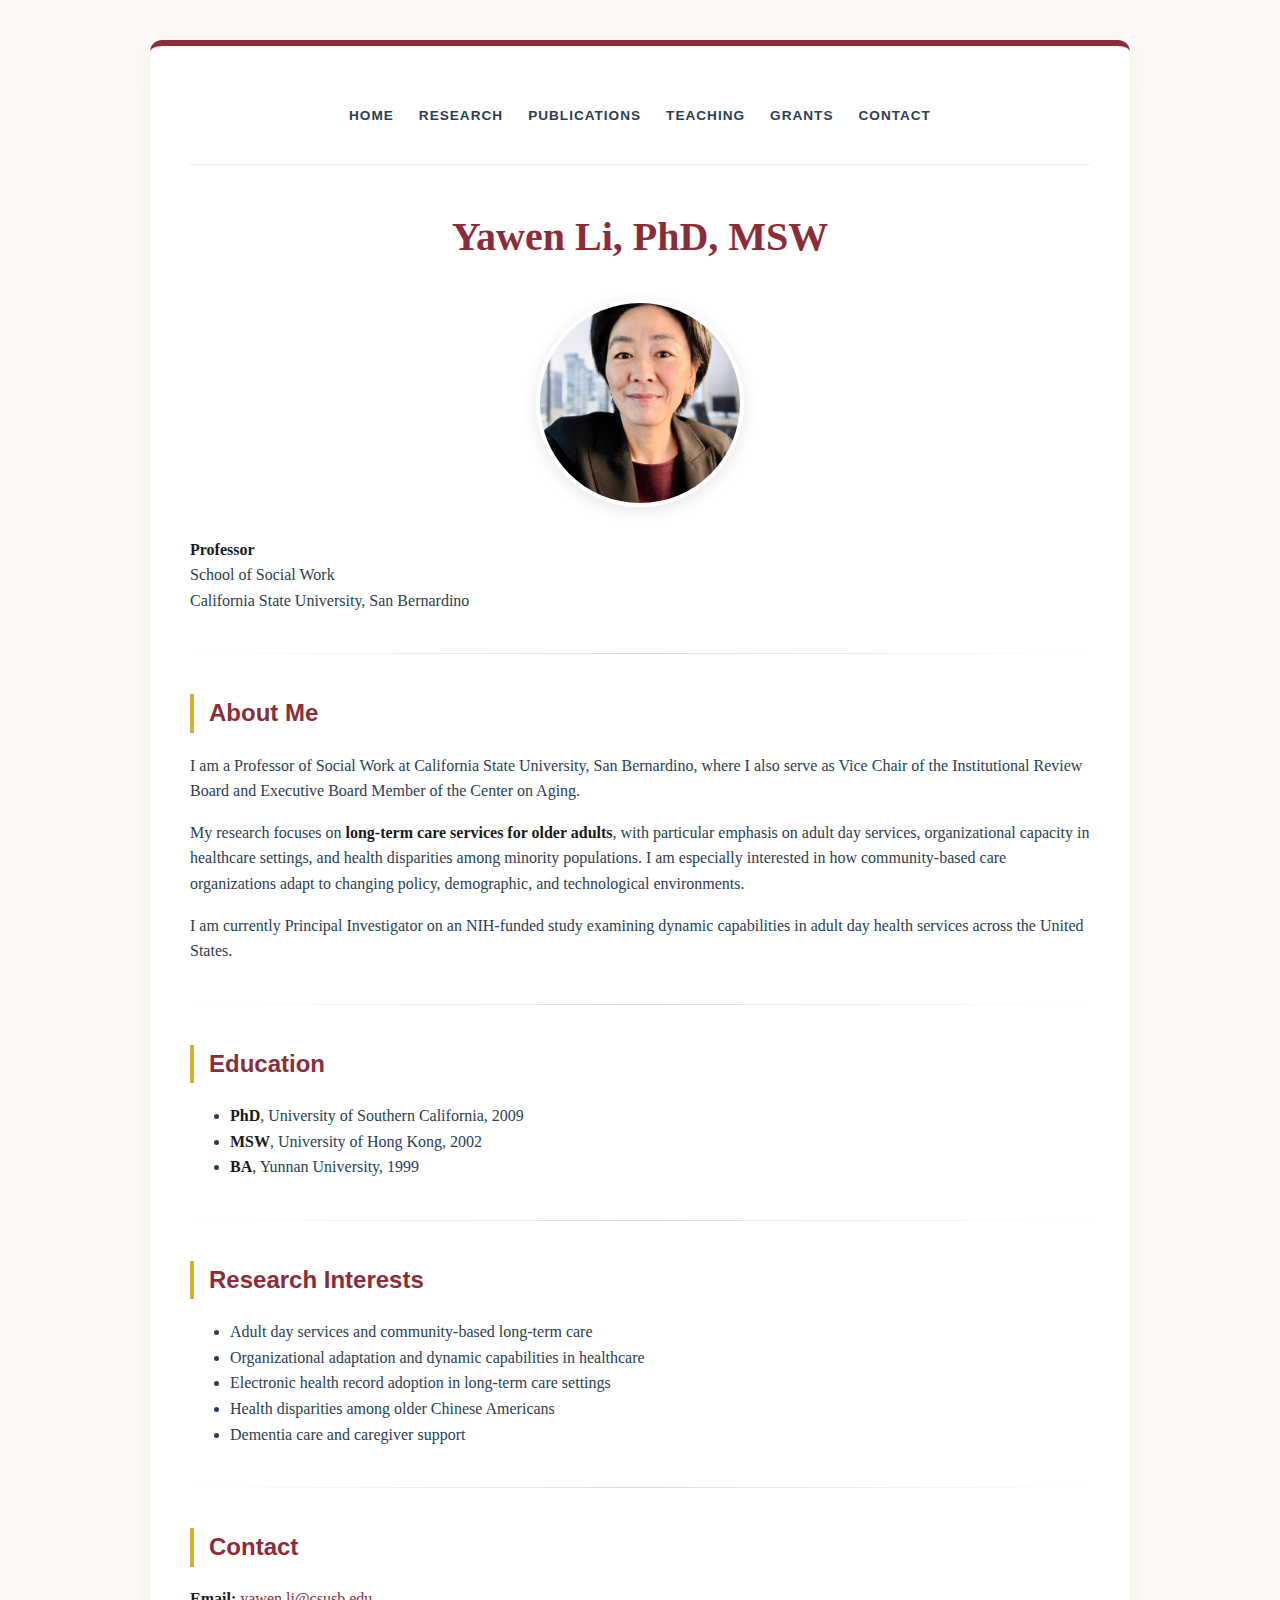
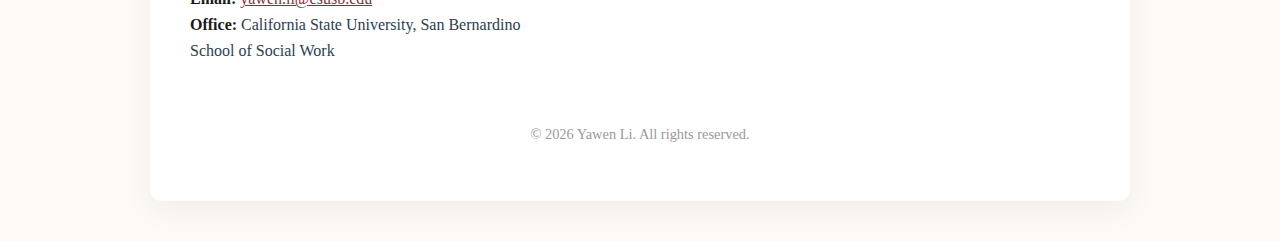
<file: index.html>
<!DOCTYPE html>
<html lang="en">
<head>
  <meta charset="UTF-8">
  <meta name="viewport" content="width=device-width, initial-scale=1.0">
  <title>Yawen Li, PhD, MSW</title>
  <link rel="stylesheet" href="styles.css">
</head>
<body>
  <div class="container">
    <nav>
      <ul>
        <li><a href="index.html">Home</a></li>
        <li><a href="research.html">Research</a></li>
        <li><a href="publications.html">Publications</a></li>
        <li><a href="teaching.html">Teaching</a></li>
        <li><a href="grants.html">Grants</a></li>
        <li><a href="contact.html">Contact</a></li>
      </ul>
    </nav>

    <h1>Yawen Li, PhD, MSW</h1>
    
    <img src="profile.jpg" alt="Yawen Li" class="profile">
    
    <p><strong>Professor</strong><br>
    School of Social Work<br>
    California State University, San Bernardino</p>

    <hr>

    <h2>About Me</h2>
    
    <p>I am a Professor of Social Work at California State University, San Bernardino, where I also serve as Vice Chair of the Institutional Review Board and Executive Board Member of the Center on Aging.</p>
    
    <p>My research focuses on <strong>long-term care services for older adults</strong>, with particular emphasis on adult day services, organizational capacity in healthcare settings, and health disparities among minority populations. I am especially interested in how community-based care organizations adapt to changing policy, demographic, and technological environments.</p>
    
    <p>I am currently Principal Investigator on an NIH-funded study examining dynamic capabilities in adult day health services across the United States.</p>

    <hr>

    <h2>Education</h2>
    
    <ul>
      <li><strong>PhD</strong>, University of Southern California, 2009</li>
      <li><strong>MSW</strong>, University of Hong Kong, 2002</li>
      <li><strong>BA</strong>, Yunnan University, 1999</li>
    </ul>

    <hr>

    <h2>Research Interests</h2>
    
    <ul>
      <li>Adult day services and community-based long-term care</li>
      <li>Organizational adaptation and dynamic capabilities in healthcare</li>
      <li>Electronic health record adoption in long-term care settings</li>
      <li>Health disparities among older Chinese Americans</li>
      <li>Dementia care and caregiver support</li>
    </ul>

    <hr>

    <h2>Contact</h2>
    
    <p><strong>Email:</strong> <a href="mailto:yawen.li@csusb.edu">yawen.li@csusb.edu</a><br>
    <strong>Office:</strong> California State University, San Bernardino<br>
    School of Social Work</p>

    <footer>
      <p>&copy; 2026 Yawen Li. All rights reserved.</p>
    </footer>
  </div>
</body>
</html>
</file>
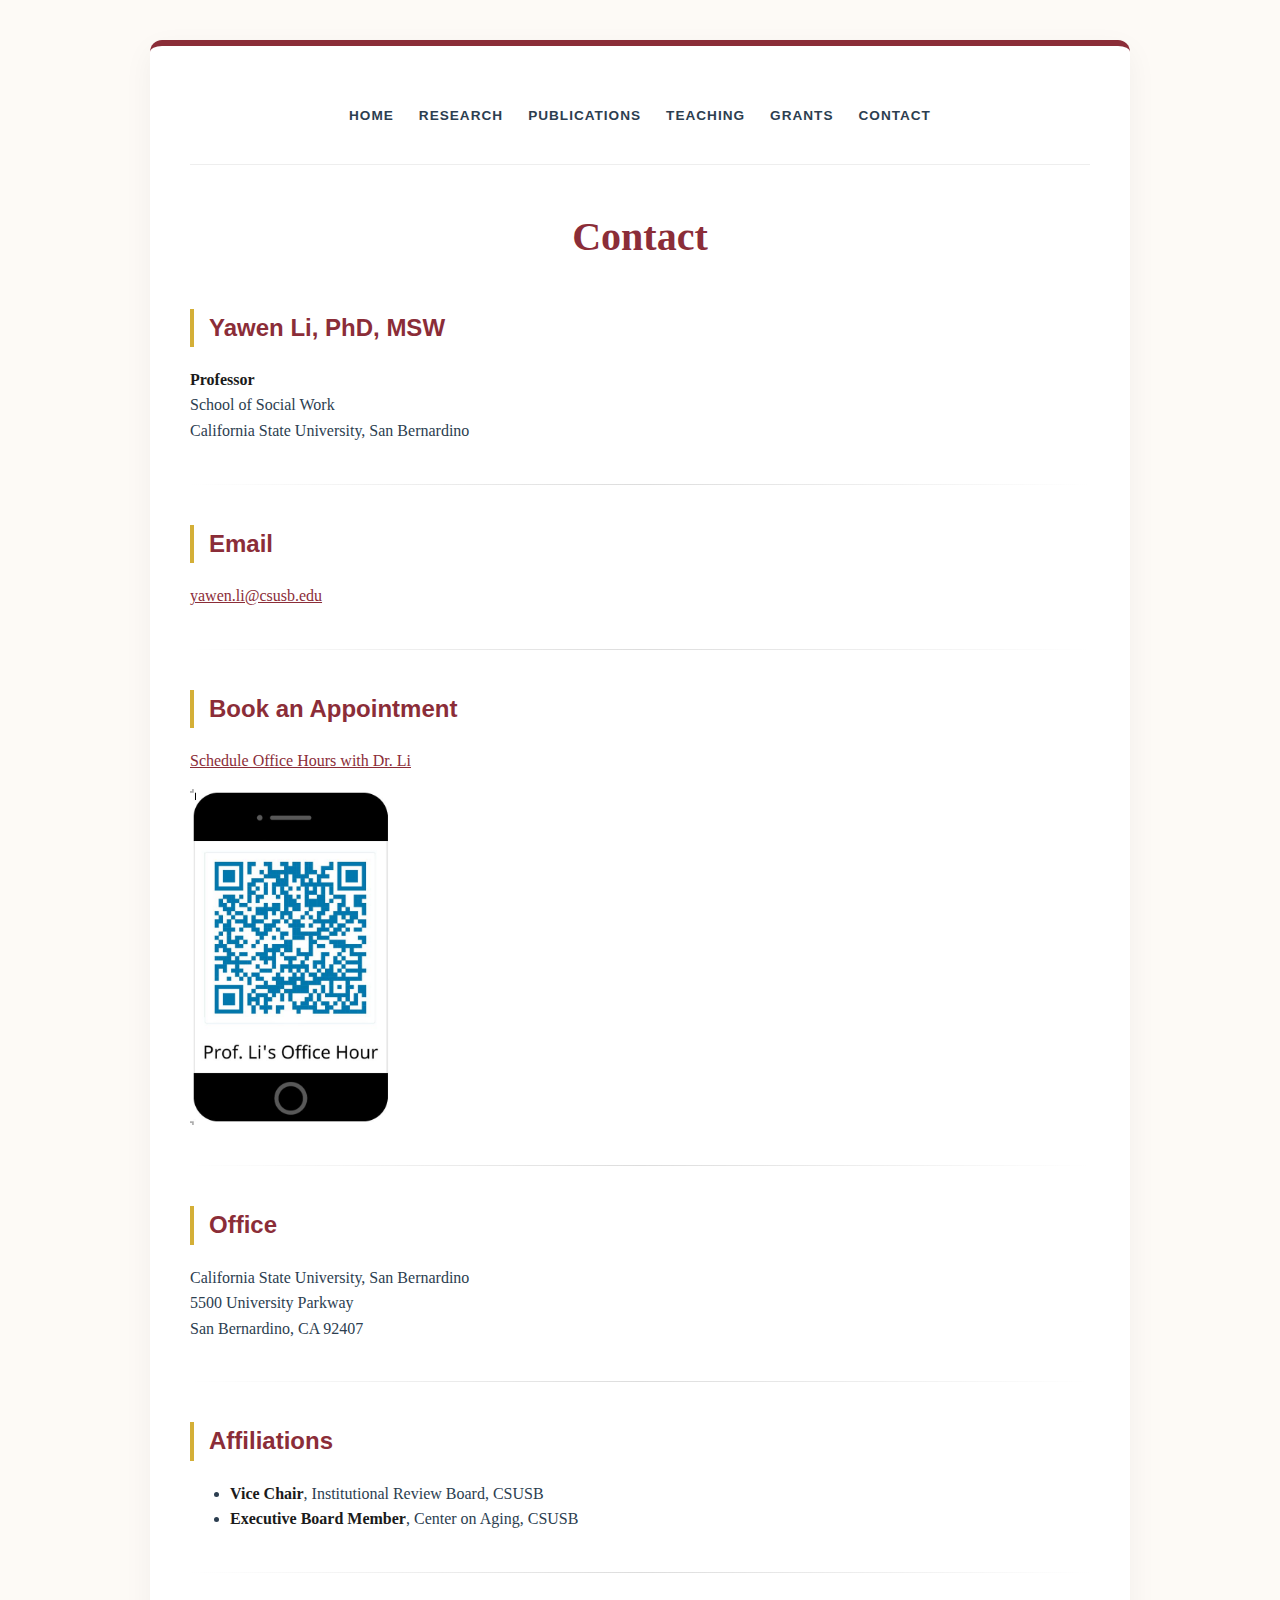
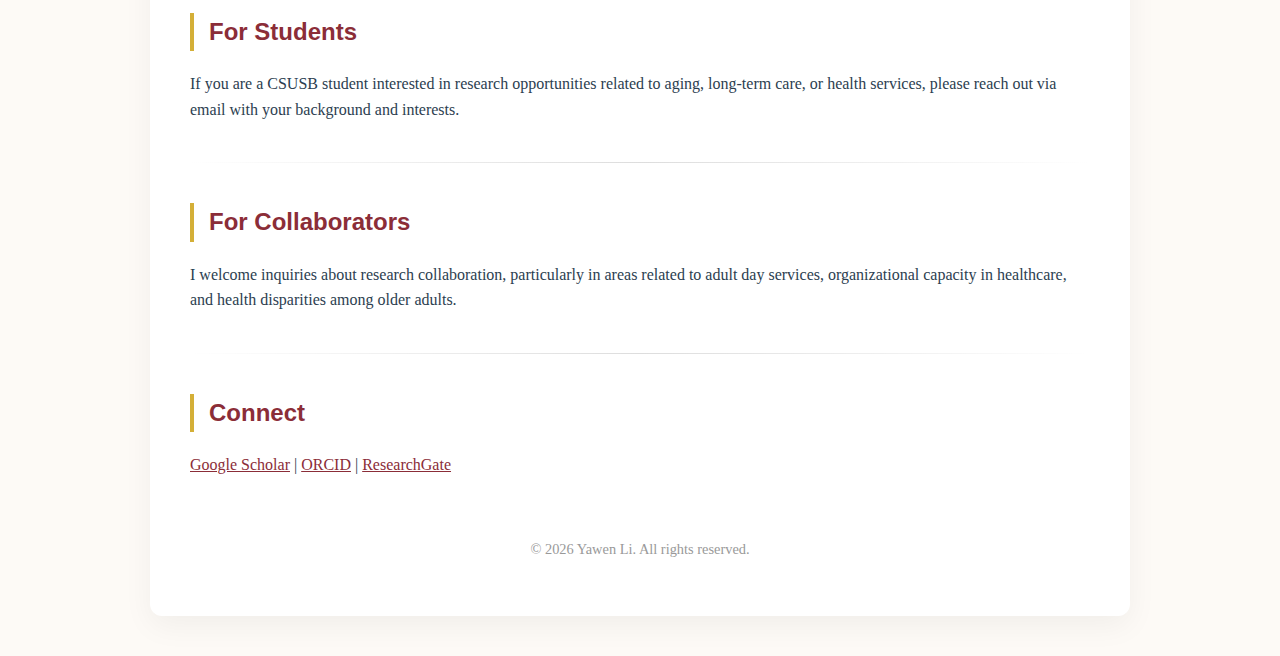
<file: contact.html>
<!DOCTYPE html>
<html lang="en">
<head>
  <meta charset="UTF-8">
  <meta name="viewport" content="width=device-width, initial-scale=1.0">
  <title>Contact | Yawen Li</title>
  <link rel="stylesheet" href="styles.css">
</head>
<body>
  <div class="container">
    <nav>
      <ul>
        <li><a href="index.html">Home</a></li>
        <li><a href="research.html">Research</a></li>
        <li><a href="publications.html">Publications</a></li>
        <li><a href="teaching.html">Teaching</a></li>
        <li><a href="grants.html">Grants</a></li>
        <li><a href="contact.html">Contact</a></li>
      </ul>
    </nav>

    <h1>Contact</h1>

    <h2>Yawen Li, PhD, MSW</h2>
    
    <p><strong>Professor</strong><br>
    School of Social Work<br>
    California State University, San Bernardino</p>

    <hr>

    <h2>Email</h2>
    
    <p><a href="mailto:yawen.li@csusb.edu">yawen.li@csusb.edu</a></p>

    <hr>

    <h2>Book an Appointment</h2>
    
    <p><a href="https://calendly.com/profyawenli/officehours" target="_blank">Schedule Office Hours with Dr. Li</a></p>
    <img src="booking-qr.jpg" alt="Prof. Li's Office Hour - Scan to Book" style="max-width: 200px; display: block; margin: 1rem 0;">

    <hr>

    <h2>Office</h2>
    
    <p>California State University, San Bernardino<br>
    5500 University Parkway<br>
    San Bernardino, CA 92407</p>

    <hr>

    <h2>Affiliations</h2>
    
    <ul>
      <li><strong>Vice Chair</strong>, Institutional Review Board, CSUSB</li>
      <li><strong>Executive Board Member</strong>, Center on Aging, CSUSB</li>
    </ul>

    <hr>

    <h2>For Students</h2>
    
    <p>If you are a CSUSB student interested in research opportunities related to aging, long-term care, or health services, please reach out via email with your background and interests.</p>

    <hr>

    <h2>For Collaborators</h2>
    
    <p>I welcome inquiries about research collaboration, particularly in areas related to adult day services, organizational capacity in healthcare, and health disparities among older adults.</p>

    <hr>

    <h2>Connect</h2>
    
    <p>
      <a href="https://scholar.google.com/citations?user=eUfFCm8AAAAJ&hl=en" target="_blank">Google Scholar</a> | 
      <a href="https://orcid.org/">ORCID</a> | 
      <a href="https://www.researchgate.net/">ResearchGate</a>
    </p>

    <footer>
      <p>&copy; 2026 Yawen Li. All rights reserved.</p>
    </footer>
  </div>
</body>
</html>
</file>
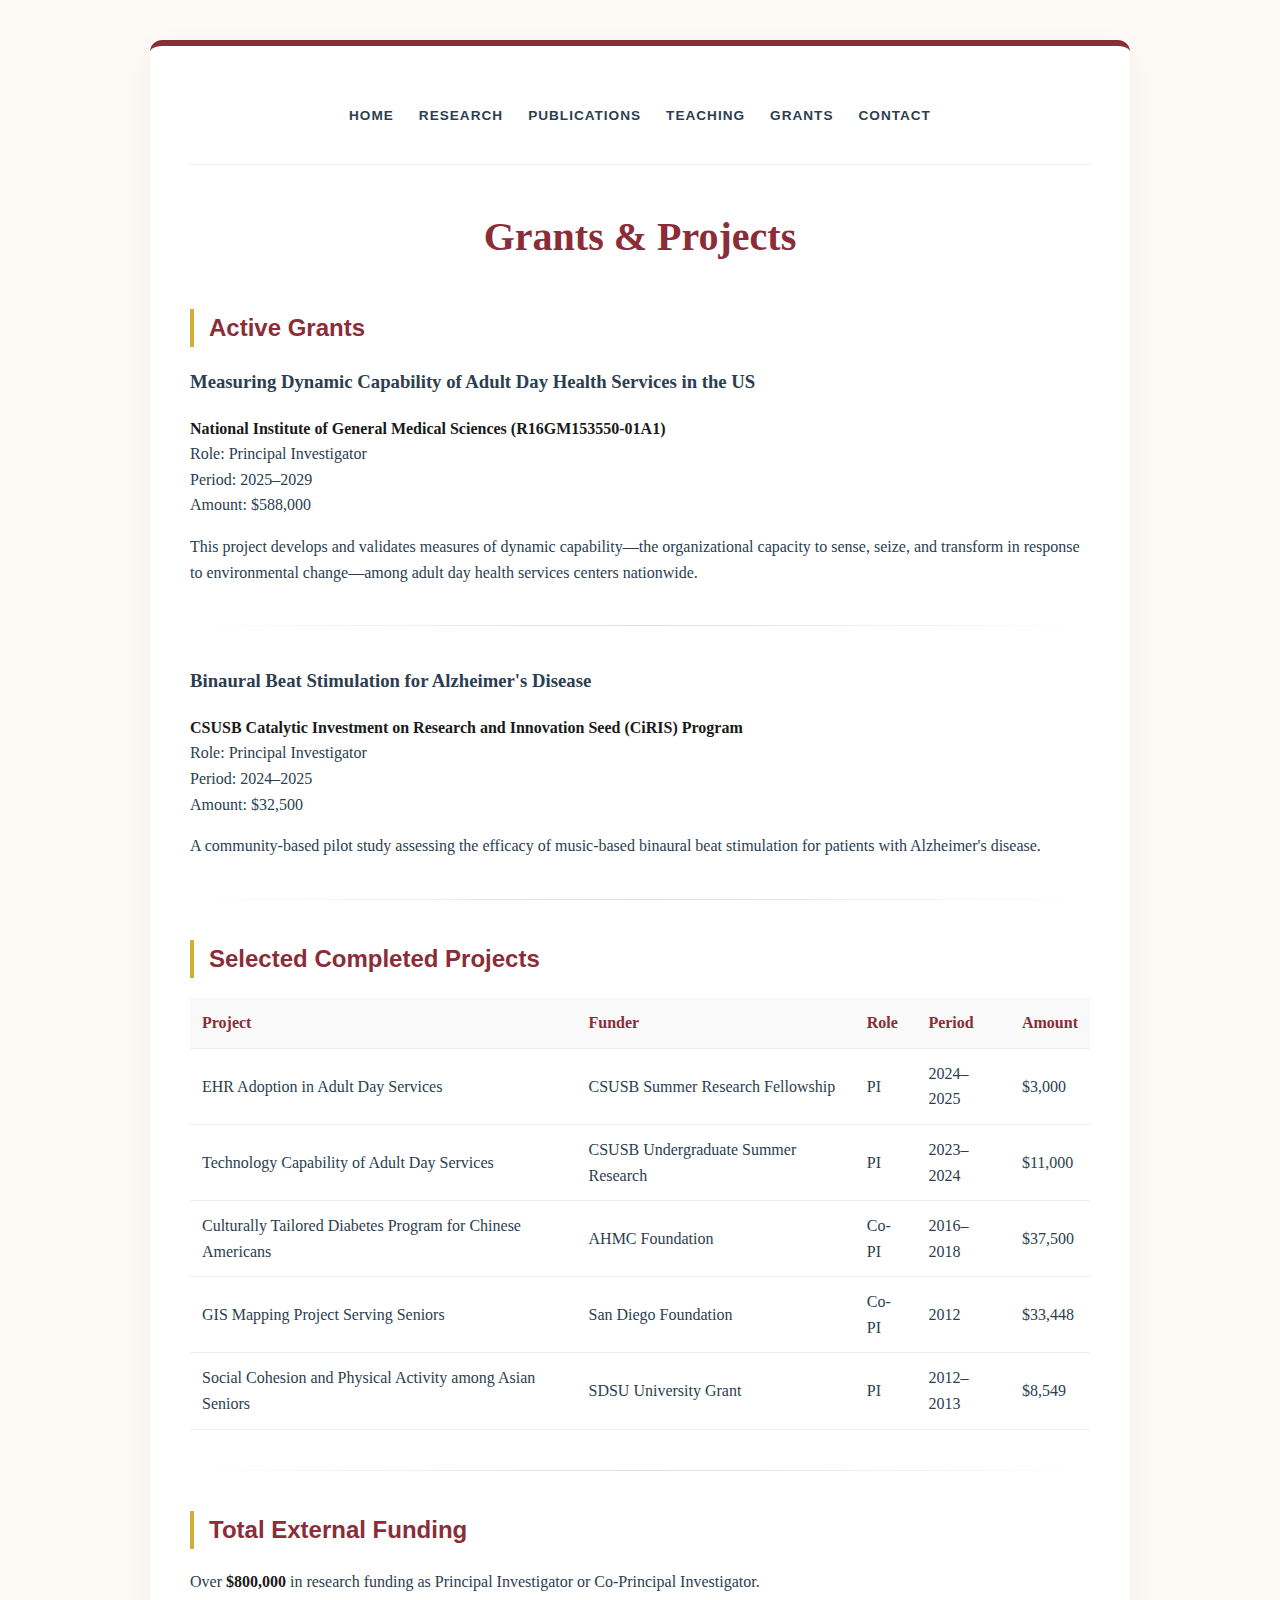
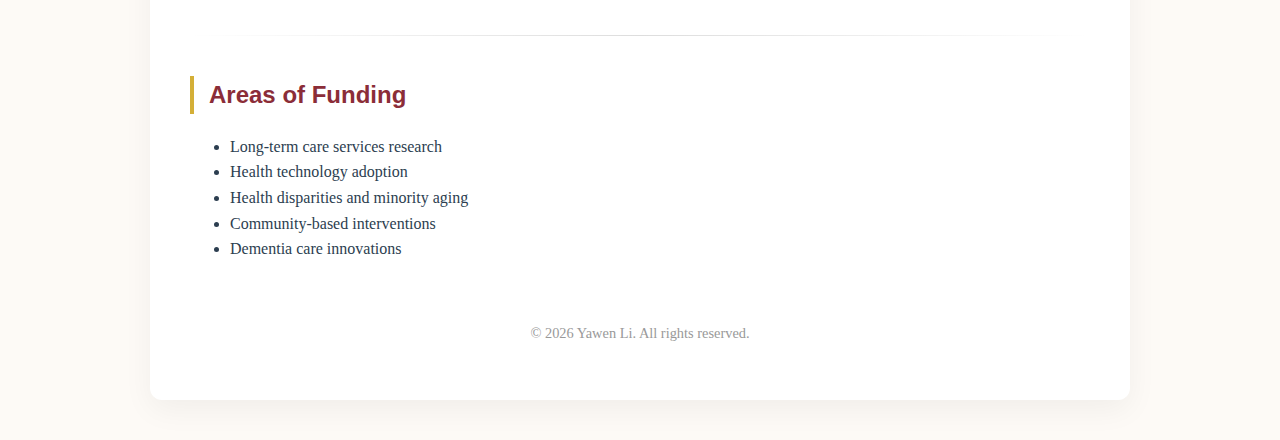
<file: grants.html>
<!DOCTYPE html>
<html lang="en">
<head>
  <meta charset="UTF-8">
  <meta name="viewport" content="width=device-width, initial-scale=1.0">
  <title>Grants & Projects | Yawen Li</title>
  <link rel="stylesheet" href="styles.css">
</head>
<body>
  <div class="container">
    <nav>
      <ul>
        <li><a href="index.html">Home</a></li>
        <li><a href="research.html">Research</a></li>
        <li><a href="publications.html">Publications</a></li>
        <li><a href="teaching.html">Teaching</a></li>
        <li><a href="grants.html">Grants</a></li>
        <li><a href="contact.html">Contact</a></li>
      </ul>
    </nav>

    <h1>Grants & Projects</h1>

    <h2>Active Grants</h2>

    <h3>Measuring Dynamic Capability of Adult Day Health Services in the US</h3>
    <p><strong>National Institute of General Medical Sciences (R16GM153550-01A1)</strong><br>
    Role: Principal Investigator<br>
    Period: 2025–2029<br>
    Amount: $588,000</p>
    <p>This project develops and validates measures of dynamic capability—the organizational capacity to sense, seize, and transform in response to environmental change—among adult day health services centers nationwide.</p>

    <hr>

    <h3>Binaural Beat Stimulation for Alzheimer's Disease</h3>
    <p><strong>CSUSB Catalytic Investment on Research and Innovation Seed (CiRIS) Program</strong><br>
    Role: Principal Investigator<br>
    Period: 2024–2025<br>
    Amount: $32,500</p>
    <p>A community-based pilot study assessing the efficacy of music-based binaural beat stimulation for patients with Alzheimer's disease.</p>

    <hr>

    <h2>Selected Completed Projects</h2>

    <table>
      <thead>
        <tr>
          <th>Project</th>
          <th>Funder</th>
          <th>Role</th>
          <th>Period</th>
          <th>Amount</th>
        </tr>
      </thead>
      <tbody>
        <tr>
          <td>EHR Adoption in Adult Day Services</td>
          <td>CSUSB Summer Research Fellowship</td>
          <td>PI</td>
          <td>2024–2025</td>
          <td>$3,000</td>
        </tr>
        <tr>
          <td>Technology Capability of Adult Day Services</td>
          <td>CSUSB Undergraduate Summer Research</td>
          <td>PI</td>
          <td>2023–2024</td>
          <td>$11,000</td>
        </tr>
        <tr>
          <td>Culturally Tailored Diabetes Program for Chinese Americans</td>
          <td>AHMC Foundation</td>
          <td>Co-PI</td>
          <td>2016–2018</td>
          <td>$37,500</td>
        </tr>
        <tr>
          <td>GIS Mapping Project Serving Seniors</td>
          <td>San Diego Foundation</td>
          <td>Co-PI</td>
          <td>2012</td>
          <td>$33,448</td>
        </tr>
        <tr>
          <td>Social Cohesion and Physical Activity among Asian Seniors</td>
          <td>SDSU University Grant</td>
          <td>PI</td>
          <td>2012–2013</td>
          <td>$8,549</td>
        </tr>
      </tbody>
    </table>

    <hr>

    <h2>Total External Funding</h2>
    
    <p>Over <strong>$800,000</strong> in research funding as Principal Investigator or Co-Principal Investigator.</p>

    <hr>

    <h2>Areas of Funding</h2>
    
    <ul>
      <li>Long-term care services research</li>
      <li>Health technology adoption</li>
      <li>Health disparities and minority aging</li>
      <li>Community-based interventions</li>
      <li>Dementia care innovations</li>
    </ul>

    <footer>
      <p>&copy; 2026 Yawen Li. All rights reserved.</p>
    </footer>
  </div>
</body>
</html>
</file>
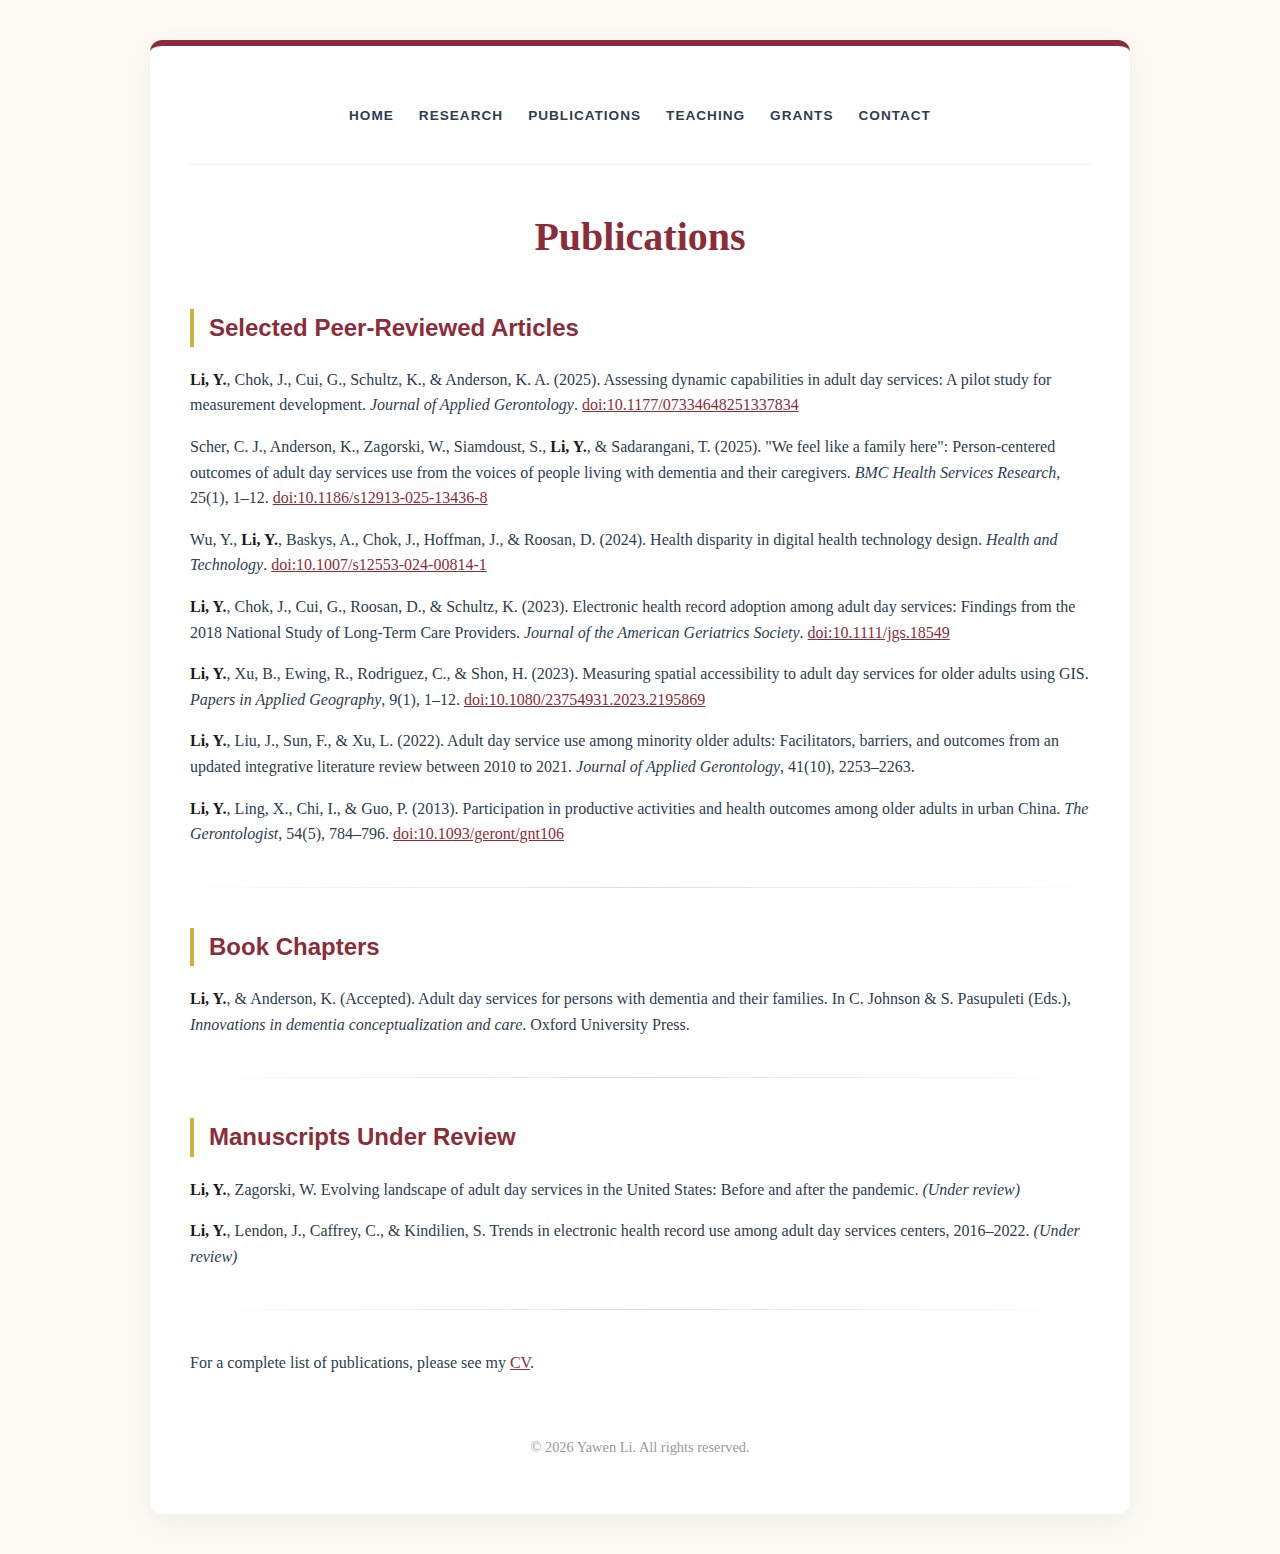
<file: publications.html>
<!DOCTYPE html>
<html lang="en">
<head>
  <meta charset="UTF-8">
  <meta name="viewport" content="width=device-width, initial-scale=1.0">
  <title>Publications | Yawen Li</title>
  <link rel="stylesheet" href="styles.css">
</head>
<body>
  <div class="container">
    <nav>
      <ul>
        <li><a href="index.html">Home</a></li>
        <li><a href="research.html">Research</a></li>
        <li><a href="publications.html">Publications</a></li>
        <li><a href="teaching.html">Teaching</a></li>
        <li><a href="grants.html">Grants</a></li>
        <li><a href="contact.html">Contact</a></li>
      </ul>
    </nav>

    <h1>Publications</h1>

    <h2>Selected Peer-Reviewed Articles</h2>

    <p><strong>Li, Y.</strong>, Chok, J., Cui, G., Schultz, K., & Anderson, K. A. (2025). Assessing dynamic capabilities in adult day services: A pilot study for measurement development. <em>Journal of Applied Gerontology</em>. <a href="https://doi.org/10.1177/07334648251337834">doi:10.1177/07334648251337834</a></p>

    <p>Scher, C. J., Anderson, K., Zagorski, W., Siamdoust, S., <strong>Li, Y.</strong>, & Sadarangani, T. (2025). "We feel like a family here": Person-centered outcomes of adult day services use from the voices of people living with dementia and their caregivers. <em>BMC Health Services Research</em>, 25(1), 1–12. <a href="https://doi.org/10.1186/s12913-025-13436-8">doi:10.1186/s12913-025-13436-8</a></p>

    <p>Wu, Y., <strong>Li, Y.</strong>, Baskys, A., Chok, J., Hoffman, J., & Roosan, D. (2024). Health disparity in digital health technology design. <em>Health and Technology</em>. <a href="https://doi.org/10.1007/s12553-024-00814-1">doi:10.1007/s12553-024-00814-1</a></p>

    <p><strong>Li, Y.</strong>, Chok, J., Cui, G., Roosan, D., & Schultz, K. (2023). Electronic health record adoption among adult day services: Findings from the 2018 National Study of Long-Term Care Providers. <em>Journal of the American Geriatrics Society</em>. <a href="https://doi.org/10.1111/jgs.18549">doi:10.1111/jgs.18549</a></p>

    <p><strong>Li, Y.</strong>, Xu, B., Ewing, R., Rodriguez, C., & Shon, H. (2023). Measuring spatial accessibility to adult day services for older adults using GIS. <em>Papers in Applied Geography</em>, 9(1), 1–12. <a href="https://doi.org/10.1080/23754931.2023.2195869">doi:10.1080/23754931.2023.2195869</a></p>

    <p><strong>Li, Y.</strong>, Liu, J., Sun, F., & Xu, L. (2022). Adult day service use among minority older adults: Facilitators, barriers, and outcomes from an updated integrative literature review between 2010 to 2021. <em>Journal of Applied Gerontology</em>, 41(10), 2253–2263.</p>

    <p><strong>Li, Y.</strong>, Ling, X., Chi, I., & Guo, P. (2013). Participation in productive activities and health outcomes among older adults in urban China. <em>The Gerontologist</em>, 54(5), 784–796. <a href="https://doi.org/10.1093/geront/gnt106">doi:10.1093/geront/gnt106</a></p>

    <hr>

    <h2>Book Chapters</h2>

    <p><strong>Li, Y.</strong>, & Anderson, K. (Accepted). Adult day services for persons with dementia and their families. In C. Johnson & S. Pasupuleti (Eds.), <em>Innovations in dementia conceptualization and care</em>. Oxford University Press.</p>

    <hr>

    <h2>Manuscripts Under Review</h2>

    <p><strong>Li, Y.</strong>, Zagorski, W. Evolving landscape of adult day services in the United States: Before and after the pandemic. <em>(Under review)</em></p>

    <p><strong>Li, Y.</strong>, Lendon, J., Caffrey, C., & Kindilien, S. Trends in electronic health record use among adult day services centers, 2016–2022. <em>(Under review)</em></p>

    <hr>

    <p>For a complete list of publications, please see my <a href="CV_YLi.pdf">CV</a>.</p>

    <footer>
      <p>&copy; 2026 Yawen Li. All rights reserved.</p>
    </footer>
  </div>
</body>
</html>
</file>
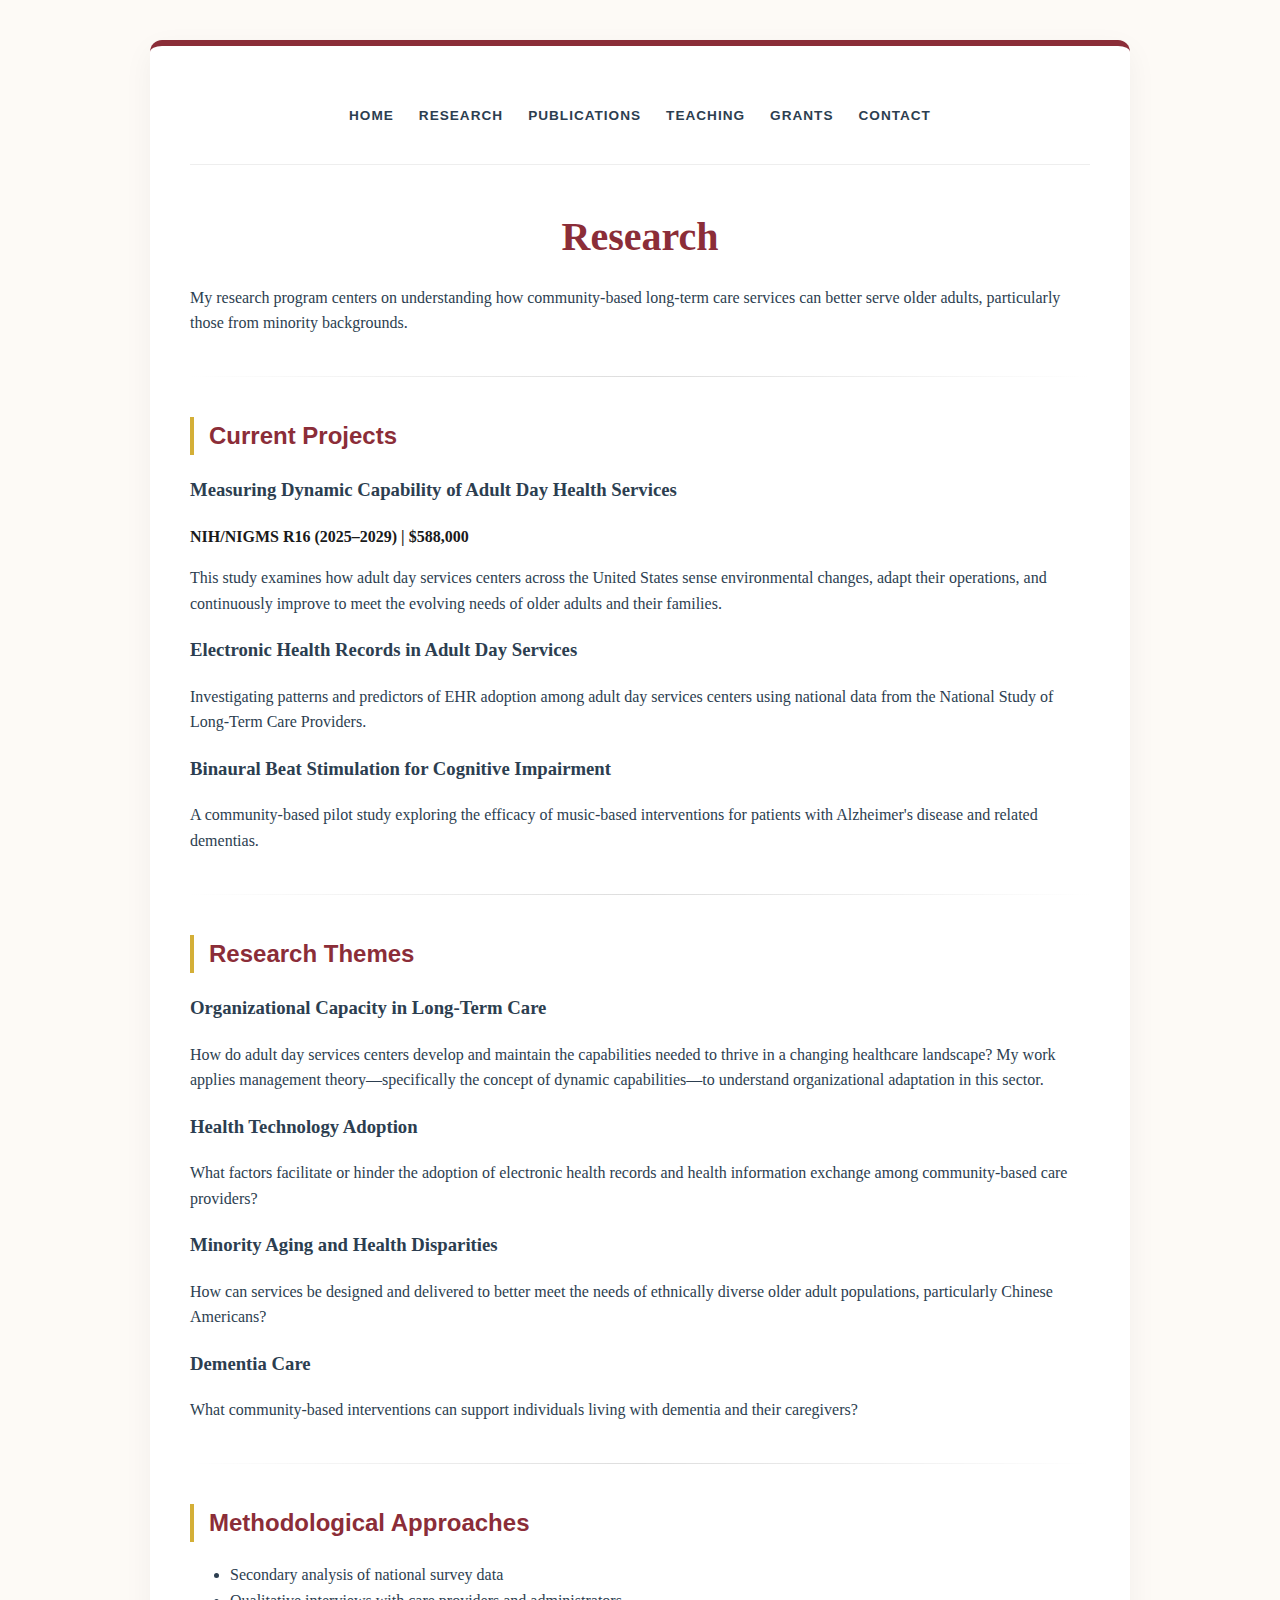
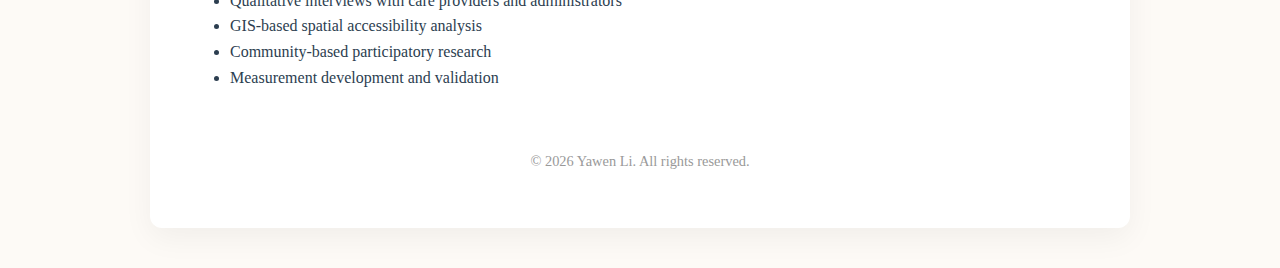
<file: research.html>
<!DOCTYPE html>
<html lang="en">
<head>
  <meta charset="UTF-8">
  <meta name="viewport" content="width=device-width, initial-scale=1.0">
  <title>Research | Yawen Li</title>
  <link rel="stylesheet" href="styles.css">
</head>
<body>
  <div class="container">
    <nav>
      <ul>
        <li><a href="index.html">Home</a></li>
        <li><a href="research.html">Research</a></li>
        <li><a href="publications.html">Publications</a></li>
        <li><a href="teaching.html">Teaching</a></li>
        <li><a href="grants.html">Grants</a></li>
        <li><a href="contact.html">Contact</a></li>
      </ul>
    </nav>

    <h1>Research</h1>
    
    <p>My research program centers on understanding how community-based long-term care services can better serve older adults, particularly those from minority backgrounds.</p>

    <hr>

    <h2>Current Projects</h2>

    <h3>Measuring Dynamic Capability of Adult Day Health Services</h3>
    <p><strong>NIH/NIGMS R16 (2025–2029) | $588,000</strong></p>
    <p>This study examines how adult day services centers across the United States sense environmental changes, adapt their operations, and continuously improve to meet the evolving needs of older adults and their families.</p>

    <h3>Electronic Health Records in Adult Day Services</h3>
    <p>Investigating patterns and predictors of EHR adoption among adult day services centers using national data from the National Study of Long-Term Care Providers.</p>

    <h3>Binaural Beat Stimulation for Cognitive Impairment</h3>
    <p>A community-based pilot study exploring the efficacy of music-based interventions for patients with Alzheimer's disease and related dementias.</p>

    <hr>

    <h2>Research Themes</h2>

    <h3>Organizational Capacity in Long-Term Care</h3>
    <p>How do adult day services centers develop and maintain the capabilities needed to thrive in a changing healthcare landscape? My work applies management theory—specifically the concept of dynamic capabilities—to understand organizational adaptation in this sector.</p>

    <h3>Health Technology Adoption</h3>
    <p>What factors facilitate or hinder the adoption of electronic health records and health information exchange among community-based care providers?</p>

    <h3>Minority Aging and Health Disparities</h3>
    <p>How can services be designed and delivered to better meet the needs of ethnically diverse older adult populations, particularly Chinese Americans?</p>

    <h3>Dementia Care</h3>
    <p>What community-based interventions can support individuals living with dementia and their caregivers?</p>

    <hr>

    <h2>Methodological Approaches</h2>
    
    <ul>
      <li>Secondary analysis of national survey data</li>
      <li>Qualitative interviews with care providers and administrators</li>
      <li>GIS-based spatial accessibility analysis</li>
      <li>Community-based participatory research</li>
      <li>Measurement development and validation</li>
    </ul>

    <footer>
      <p>&copy; 2026 Yawen Li. All rights reserved.</p>
    </footer>
  </div>
</body>
</html>
</file>
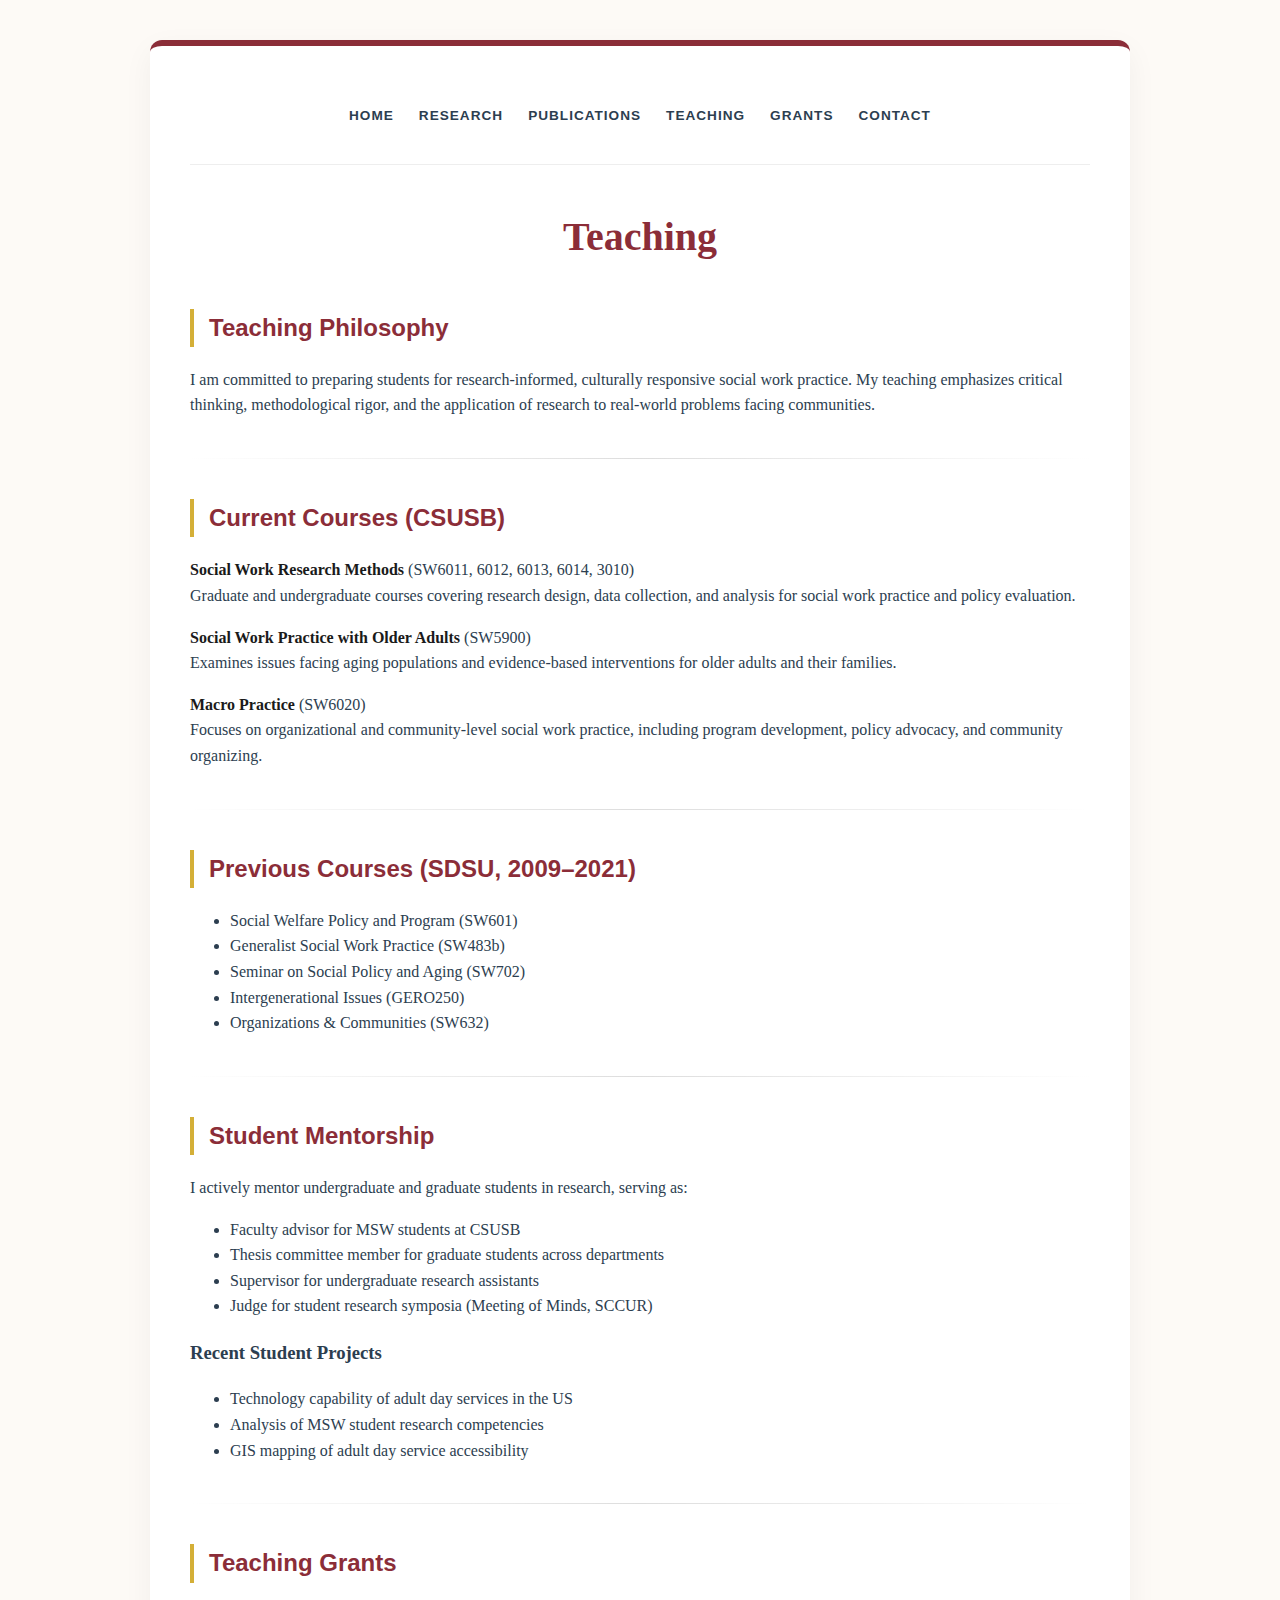
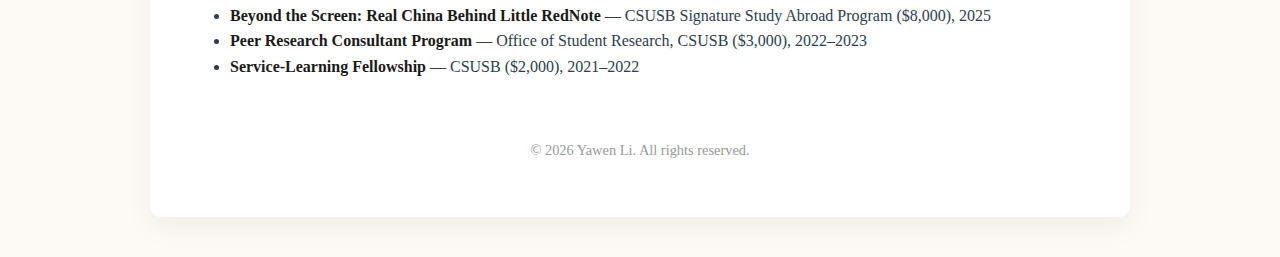
<file: teaching.html>
<!DOCTYPE html>
<html lang="en">
<head>
  <meta charset="UTF-8">
  <meta name="viewport" content="width=device-width, initial-scale=1.0">
  <title>Teaching | Yawen Li</title>
  <link rel="stylesheet" href="styles.css">
</head>
<body>
  <div class="container">
    <nav>
      <ul>
        <li><a href="index.html">Home</a></li>
        <li><a href="research.html">Research</a></li>
        <li><a href="publications.html">Publications</a></li>
        <li><a href="teaching.html">Teaching</a></li>
        <li><a href="grants.html">Grants</a></li>
        <li><a href="contact.html">Contact</a></li>
      </ul>
    </nav>

    <h1>Teaching</h1>

    <h2>Teaching Philosophy</h2>
    
    <p>I am committed to preparing students for research-informed, culturally responsive social work practice. My teaching emphasizes critical thinking, methodological rigor, and the application of research to real-world problems facing communities.</p>

    <hr>

    <h2>Current Courses (CSUSB)</h2>

    <p><strong>Social Work Research Methods</strong> (SW6011, 6012, 6013, 6014, 3010)<br>
    Graduate and undergraduate courses covering research design, data collection, and analysis for social work practice and policy evaluation.</p>

    <p><strong>Social Work Practice with Older Adults</strong> (SW5900)<br>
    Examines issues facing aging populations and evidence-based interventions for older adults and their families.</p>

    <p><strong>Macro Practice</strong> (SW6020)<br>
    Focuses on organizational and community-level social work practice, including program development, policy advocacy, and community organizing.</p>

    <hr>

    <h2>Previous Courses (SDSU, 2009–2021)</h2>
    
    <ul>
      <li>Social Welfare Policy and Program (SW601)</li>
      <li>Generalist Social Work Practice (SW483b)</li>
      <li>Seminar on Social Policy and Aging (SW702)</li>
      <li>Intergenerational Issues (GERO250)</li>
      <li>Organizations & Communities (SW632)</li>
    </ul>

    <hr>

    <h2>Student Mentorship</h2>
    
    <p>I actively mentor undergraduate and graduate students in research, serving as:</p>
    
    <ul>
      <li>Faculty advisor for MSW students at CSUSB</li>
      <li>Thesis committee member for graduate students across departments</li>
      <li>Supervisor for undergraduate research assistants</li>
      <li>Judge for student research symposia (Meeting of Minds, SCCUR)</li>
    </ul>

    <h3>Recent Student Projects</h3>
    
    <ul>
      <li>Technology capability of adult day services in the US</li>
      <li>Analysis of MSW student research competencies</li>
      <li>GIS mapping of adult day service accessibility</li>
    </ul>

    <hr>

    <h2>Teaching Grants</h2>
    
    <ul>
      <li><strong>Beyond the Screen: Real China Behind Little RedNote</strong> — CSUSB Signature Study Abroad Program ($8,000), 2025</li>
      <li><strong>Peer Research Consultant Program</strong> — Office of Student Research, CSUSB ($3,000), 2022–2023</li>
      <li><strong>Service-Learning Fellowship</strong> — CSUSB ($2,000), 2021–2022</li>
    </ul>

    <footer>
      <p>&copy; 2026 Yawen Li. All rights reserved.</p>
    </footer>
  </div>
</body>
</html>
</file>
<file: styles.css>
/* Warm & Modern Academic Style */
:root {
  --primary-color: #8b2d38; /* CSUSB Maroon / Deep Wine */
  --accent-color: #d4af37;  /* Soft Gold */
  --text-color: #2c3e50;
  --bg-color: #fdfaf6;      /* Warm Parchment */
  --card-bg: #ffffff;
}

body {
  font-family: 'Georgia', 'Times New Roman', serif;
  line-height: 1.6;
  color: var(--text-color);
  background-color: var(--bg-color);
  margin: 0;
  padding: 0;
}

.container {
  max-width: 900px;
  margin: 40px auto;
  padding: 40px;
  background: var(--card-bg);
  box-shadow: 0 10px 30px rgba(0,0,0,0.05);
  border-radius: 12px;
  border-top: 6px solid var(--primary-color);
}

nav {
  margin-bottom: 40px;
  border-bottom: 1px solid #eee;
  padding-bottom: 20px;
}

nav ul {
  list-style: none;
  padding: 0;
  display: flex;
  justify-content: center;
  gap: 25px;
}

nav a {
  text-decoration: none;
  color: var(--text-color);
  font-weight: 600;
  font-family: 'Helvetica Neue', sans-serif;
  text-transform: uppercase;
  font-size: 0.85rem;
  letter-spacing: 1px;
  transition: color 0.3s;
}

nav a:hover {
  color: var(--primary-color);
}

h1 {
  color: var(--primary-color);
  font-size: 2.5rem;
  text-align: center;
  margin-bottom: 10px;
}

h2 {
  color: var(--primary-color);
  border-left: 4px solid var(--accent-color);
  padding-left: 15px;
  margin-top: 40px;
  font-family: 'Helvetica Neue', sans-serif;
}

.profile {
  display: block;
  width: 200px;
  height: 200px;
  margin: 30px auto;
  border-radius: 50%;
  object-fit: cover;
  border: 4px solid #fff;
  box-shadow: 0 4px 15px rgba(0,0,0,0.1);
}

.subtitle {
  text-align: center;
  font-style: italic;
  color: #666;
  margin-bottom: 30px;
}

hr {
  border: 0;
  height: 1px;
  background: linear-gradient(to right, transparent, #ddd, transparent);
  margin: 40px 0;
}

footer {
  text-align: center;
  margin-top: 60px;
  font-size: 0.9rem;
  color: #999;
}

a {
  color: var(--primary-color);
  transition: opacity 0.3s;
}

a:hover {
  opacity: 0.7;
}

/* Table styling for grants */
table {
  width: 100%;
  border-collapse: collapse;
  margin: 20px 0;
}

th, td {
  text-align: left;
  padding: 12px;
  border-bottom: 1px solid #eee;
}

th {
  background-color: #f9f9f9;
  color: var(--primary-color);
}

/* Publication/Grant Item styling */
p {
  margin-bottom: 15px;
}

strong {
  color: #1a1a1a;
}
</file>
